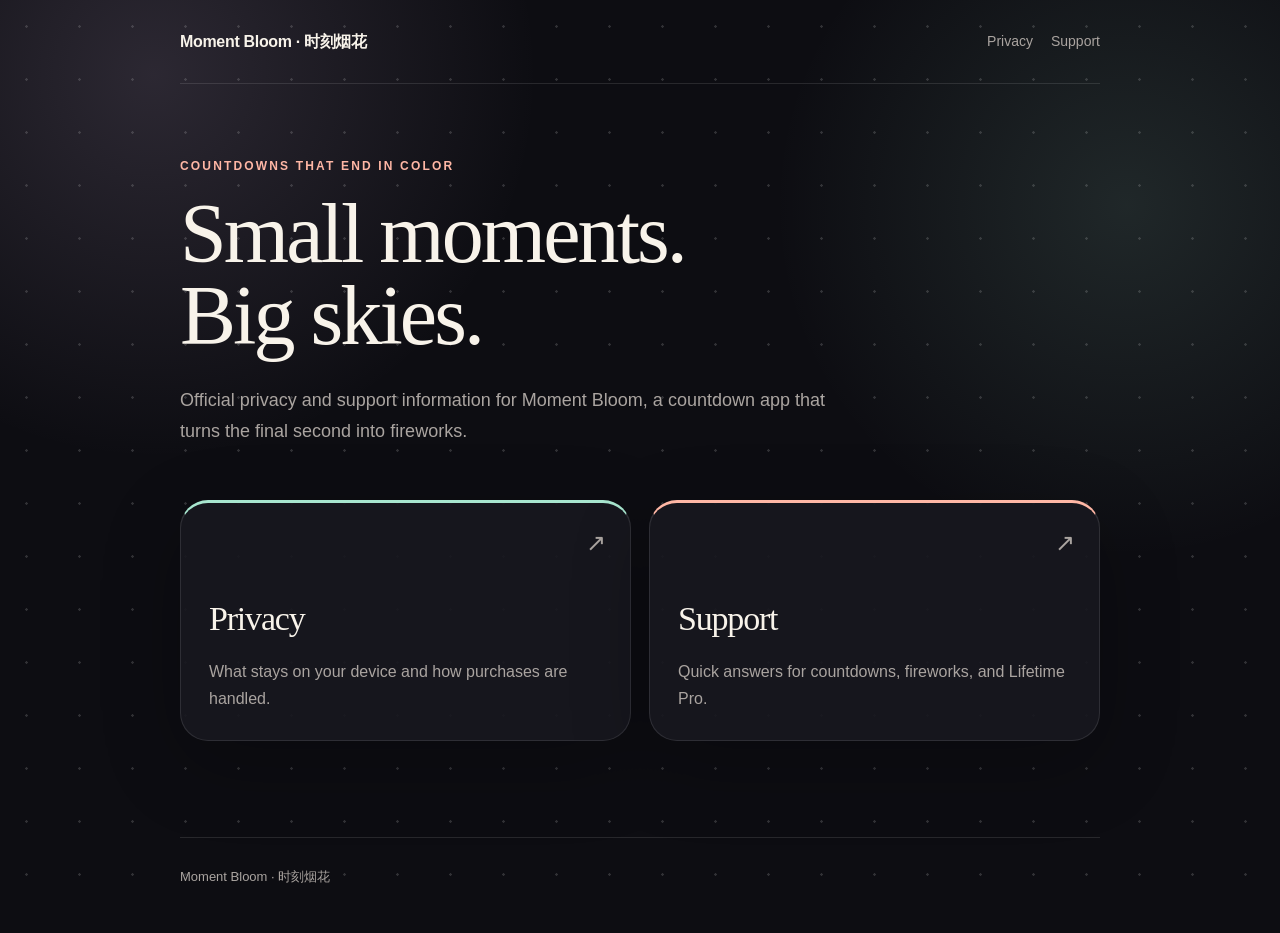
<file: index.html>
<!doctype html>
<html lang="en">
<head>
  <meta charset="utf-8">
  <meta name="viewport" content="width=device-width, initial-scale=1">
  <meta name="description" content="Privacy and support for Moment Bloom, the countdown and fireworks app.">
  <title>Moment Bloom · Privacy &amp; Support</title>
  <link rel="stylesheet" href="styles.css">
</head>
<body>
  <div class="shell">
    <header>
      <a class="brand" href="index.html">Moment Bloom · 时刻烟花</a>
      <nav aria-label="Primary navigation">
        <a href="privacy.html">Privacy</a>
        <a href="support.html">Support</a>
      </nav>
    </header>
    <main>
      <p class="eyebrow">Countdowns that end in color</p>
      <h1>Small moments.<br>Big skies.</h1>
      <p class="intro">Official privacy and support information for Moment Bloom, a countdown app that turns the final second into fireworks.</p>
      <div class="cards">
        <a class="card" href="privacy.html">
          <h2>Privacy</h2>
          <p>What stays on your device and how purchases are handled.</p>
        </a>
        <a class="card" href="support.html">
          <h2>Support</h2>
          <p>Quick answers for countdowns, fireworks, and Lifetime Pro.</p>
        </a>
      </div>
    </main>
    <footer>Moment Bloom · 时刻烟花</footer>
  </div>
</body>
</html>
</file>
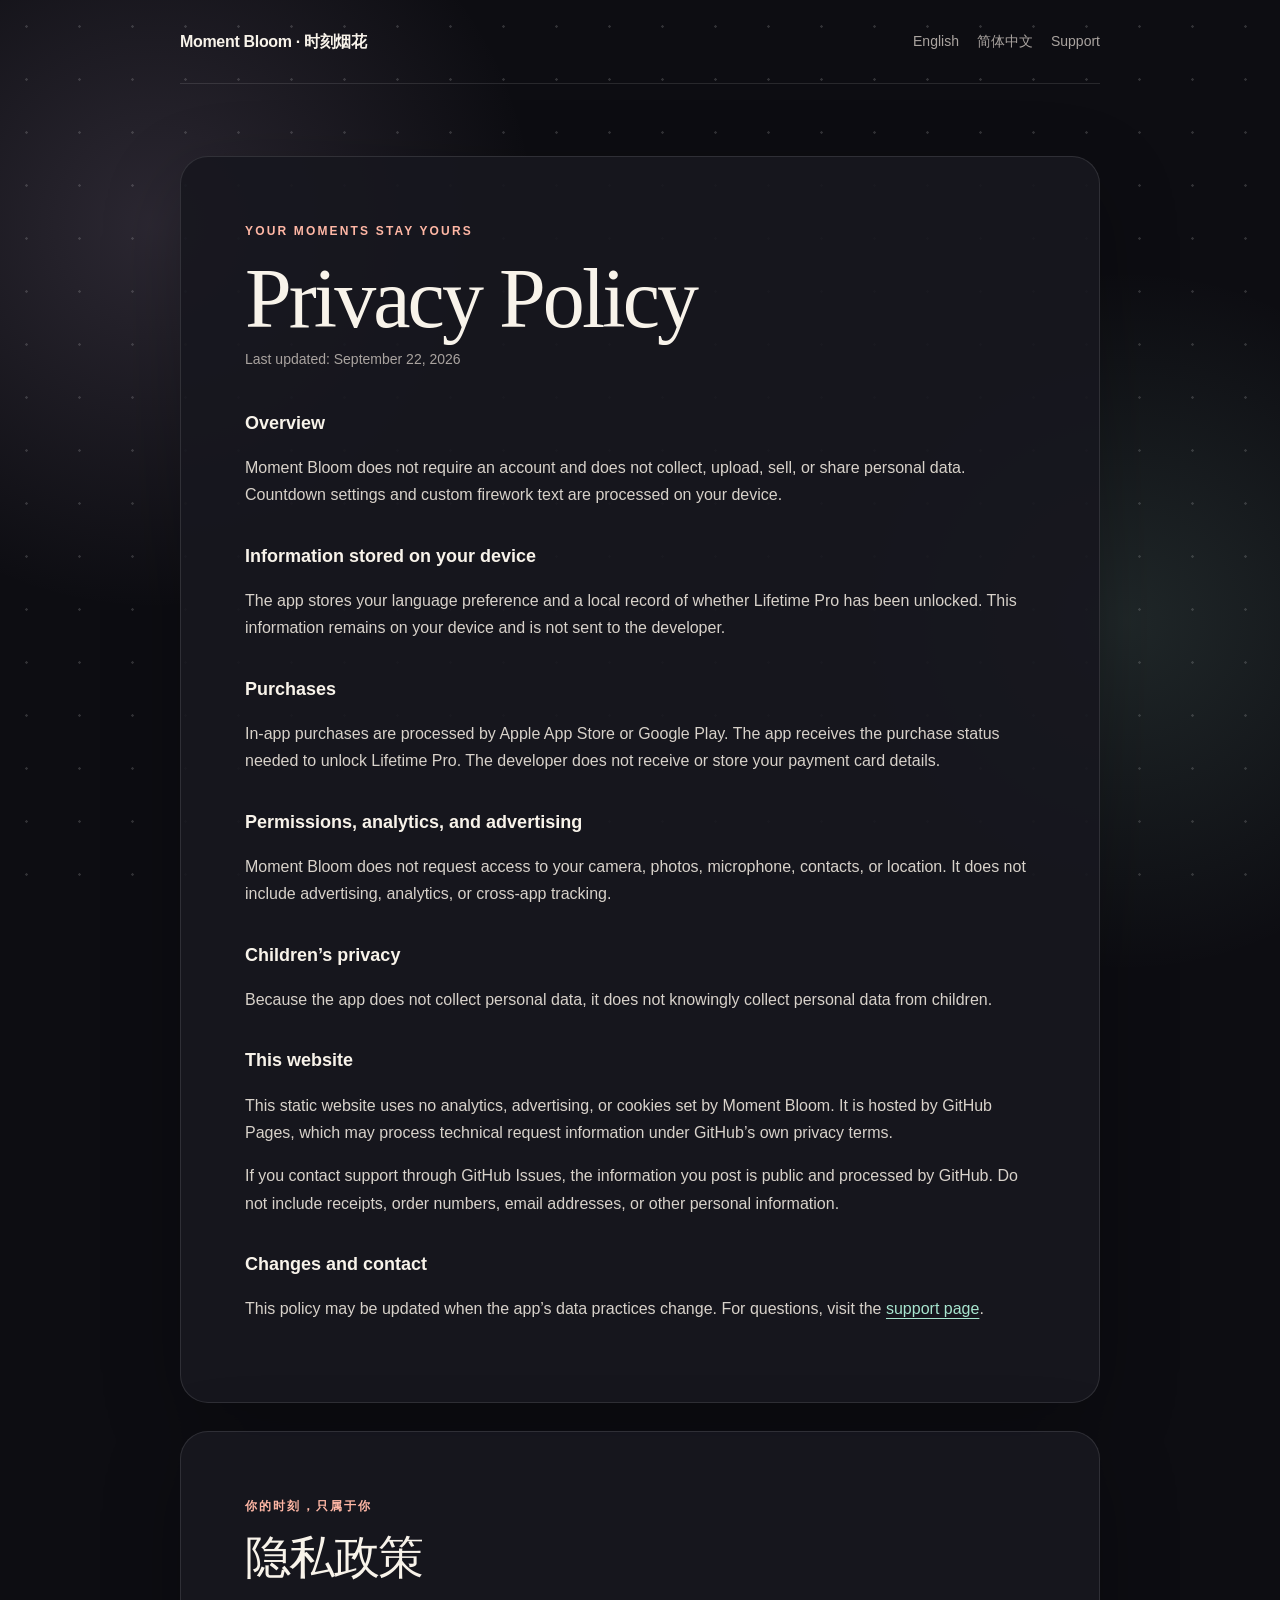
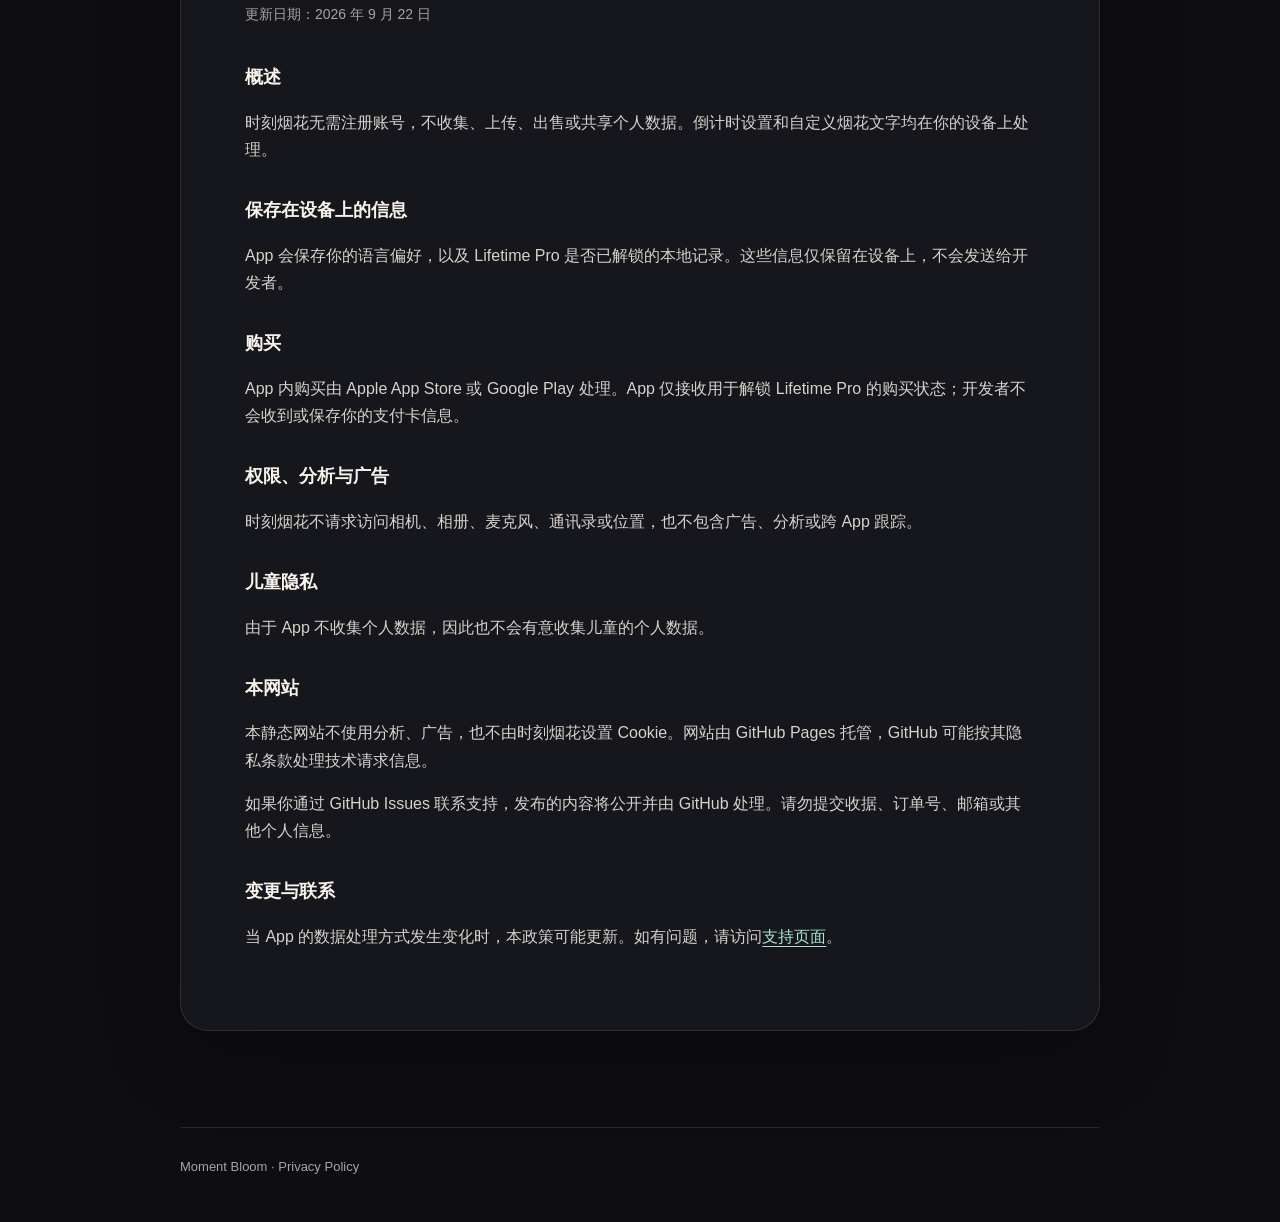
<file: privacy.html>
<!doctype html>
<html lang="en">
<head>
  <meta charset="utf-8">
  <meta name="viewport" content="width=device-width, initial-scale=1">
  <meta name="description" content="Moment Bloom privacy policy.">
  <title>Privacy Policy · Moment Bloom</title>
  <link rel="stylesheet" href="styles.css">
</head>
<body>
  <div class="shell">
    <header>
      <a class="brand" href="index.html">Moment Bloom · 时刻烟花</a>
      <nav aria-label="Primary navigation">
        <a href="#english">English</a>
        <a href="#chinese">简体中文</a>
        <a href="support.html">Support</a>
      </nav>
    </header>
    <main>
      <section class="document" id="english">
        <p class="eyebrow">Your moments stay yours</p>
        <h1>Privacy Policy</h1>
        <p class="meta">Last updated: September 22, 2026</p>

        <h3>Overview</h3>
        <p>Moment Bloom does not require an account and does not collect, upload, sell, or share personal data. Countdown settings and custom firework text are processed on your device.</p>

        <h3>Information stored on your device</h3>
        <p>The app stores your language preference and a local record of whether Lifetime Pro has been unlocked. This information remains on your device and is not sent to the developer.</p>

        <h3>Purchases</h3>
        <p>In-app purchases are processed by Apple App Store or Google Play. The app receives the purchase status needed to unlock Lifetime Pro. The developer does not receive or store your payment card details.</p>

        <h3>Permissions, analytics, and advertising</h3>
        <p>Moment Bloom does not request access to your camera, photos, microphone, contacts, or location. It does not include advertising, analytics, or cross-app tracking.</p>

        <h3>Children’s privacy</h3>
        <p>Because the app does not collect personal data, it does not knowingly collect personal data from children.</p>

        <h3>This website</h3>
        <p>This static website uses no analytics, advertising, or cookies set by Moment Bloom. It is hosted by GitHub Pages, which may process technical request information under GitHub’s own privacy terms.</p>
        <p>If you contact support through GitHub Issues, the information you post is public and processed by GitHub. Do not include receipts, order numbers, email addresses, or other personal information.</p>

        <h3>Changes and contact</h3>
        <p>This policy may be updated when the app’s data practices change. For questions, visit the <a href="support.html">support page</a>.</p>
      </section>

      <section class="document" id="chinese" lang="zh-Hans">
        <p class="eyebrow">你的时刻，只属于你</p>
        <h2>隐私政策</h2>
        <p class="meta">更新日期：2026 年 9 月 22 日</p>

        <h3>概述</h3>
        <p>时刻烟花无需注册账号，不收集、上传、出售或共享个人数据。倒计时设置和自定义烟花文字均在你的设备上处理。</p>

        <h3>保存在设备上的信息</h3>
        <p>App 会保存你的语言偏好，以及 Lifetime Pro 是否已解锁的本地记录。这些信息仅保留在设备上，不会发送给开发者。</p>

        <h3>购买</h3>
        <p>App 内购买由 Apple App Store 或 Google Play 处理。App 仅接收用于解锁 Lifetime Pro 的购买状态；开发者不会收到或保存你的支付卡信息。</p>

        <h3>权限、分析与广告</h3>
        <p>时刻烟花不请求访问相机、相册、麦克风、通讯录或位置，也不包含广告、分析或跨 App 跟踪。</p>

        <h3>儿童隐私</h3>
        <p>由于 App 不收集个人数据，因此也不会有意收集儿童的个人数据。</p>

        <h3>本网站</h3>
        <p>本静态网站不使用分析、广告，也不由时刻烟花设置 Cookie。网站由 GitHub Pages 托管，GitHub 可能按其隐私条款处理技术请求信息。</p>
        <p>如果你通过 GitHub Issues 联系支持，发布的内容将公开并由 GitHub 处理。请勿提交收据、订单号、邮箱或其他个人信息。</p>

        <h3>变更与联系</h3>
        <p>当 App 的数据处理方式发生变化时，本政策可能更新。如有问题，请访问<a href="support.html">支持页面</a>。</p>
      </section>
    </main>
    <footer>Moment Bloom · Privacy Policy</footer>
  </div>
</body>
</html>
</file>
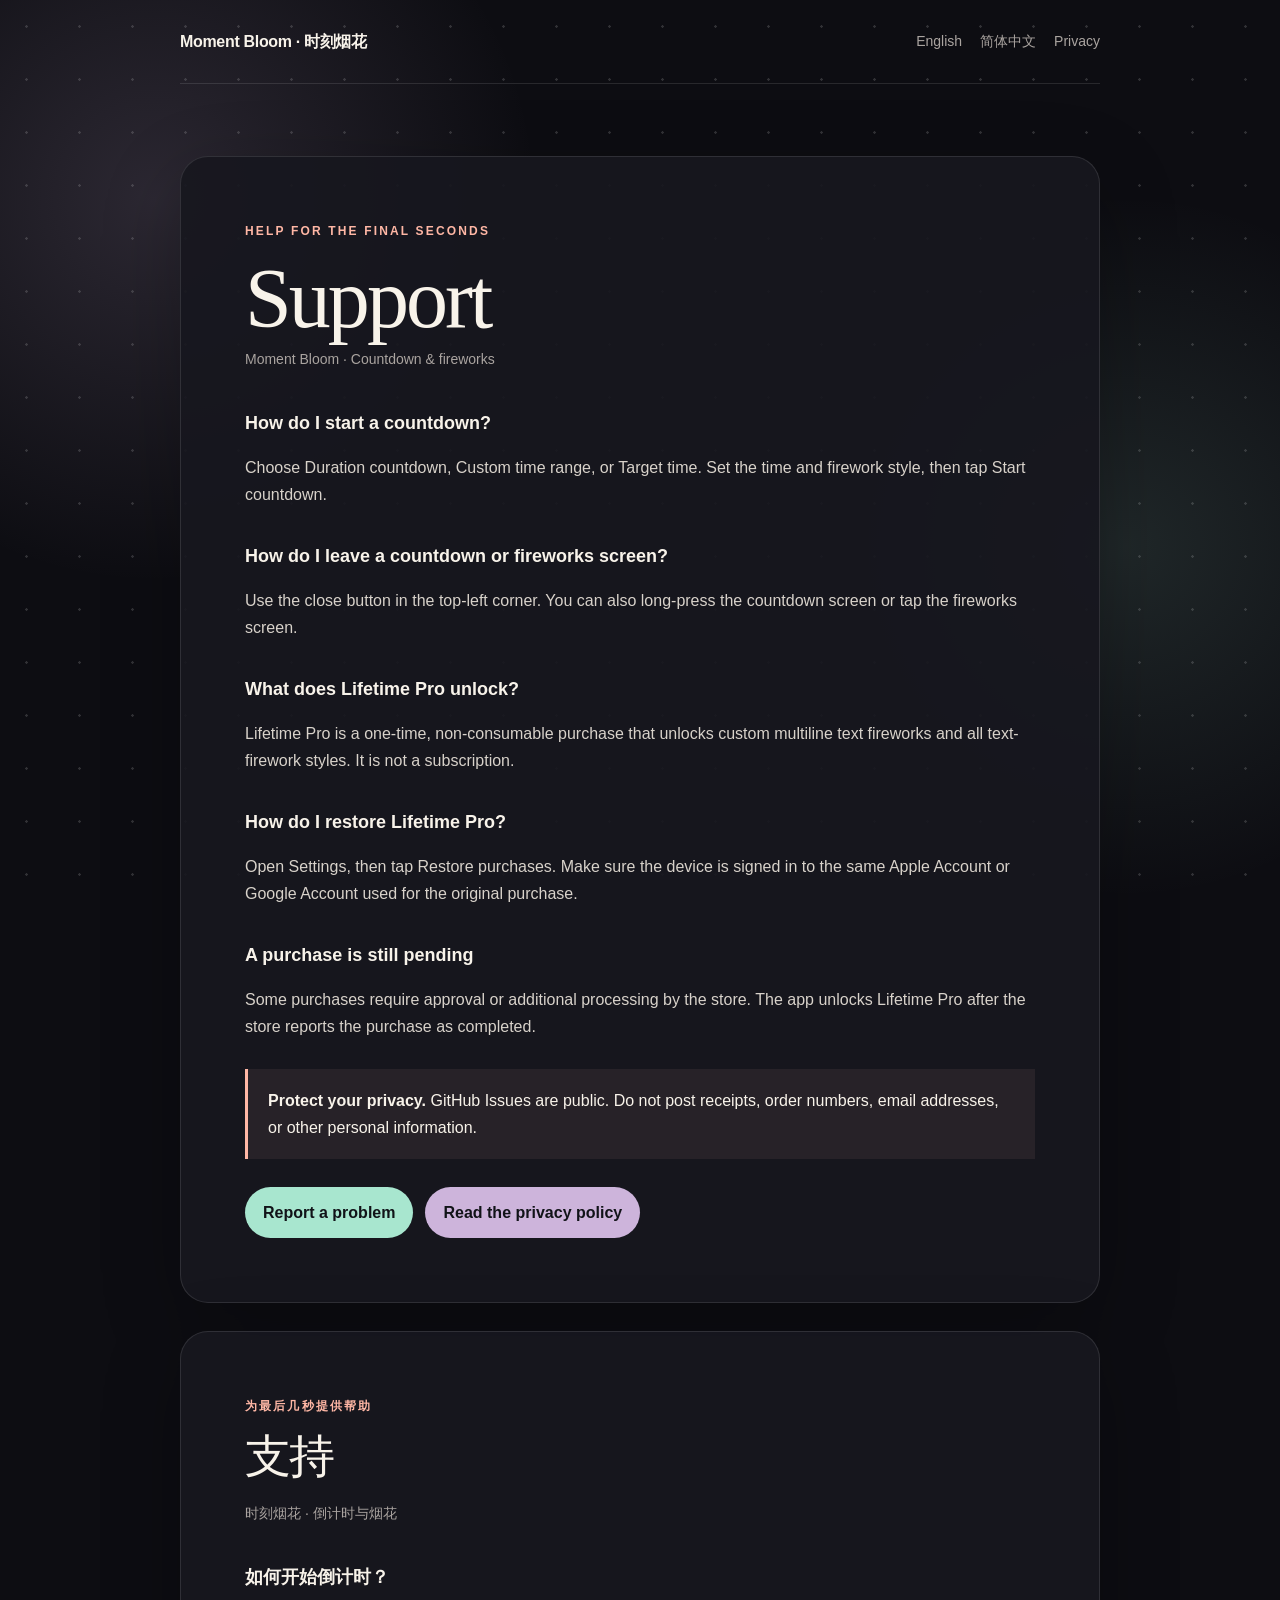
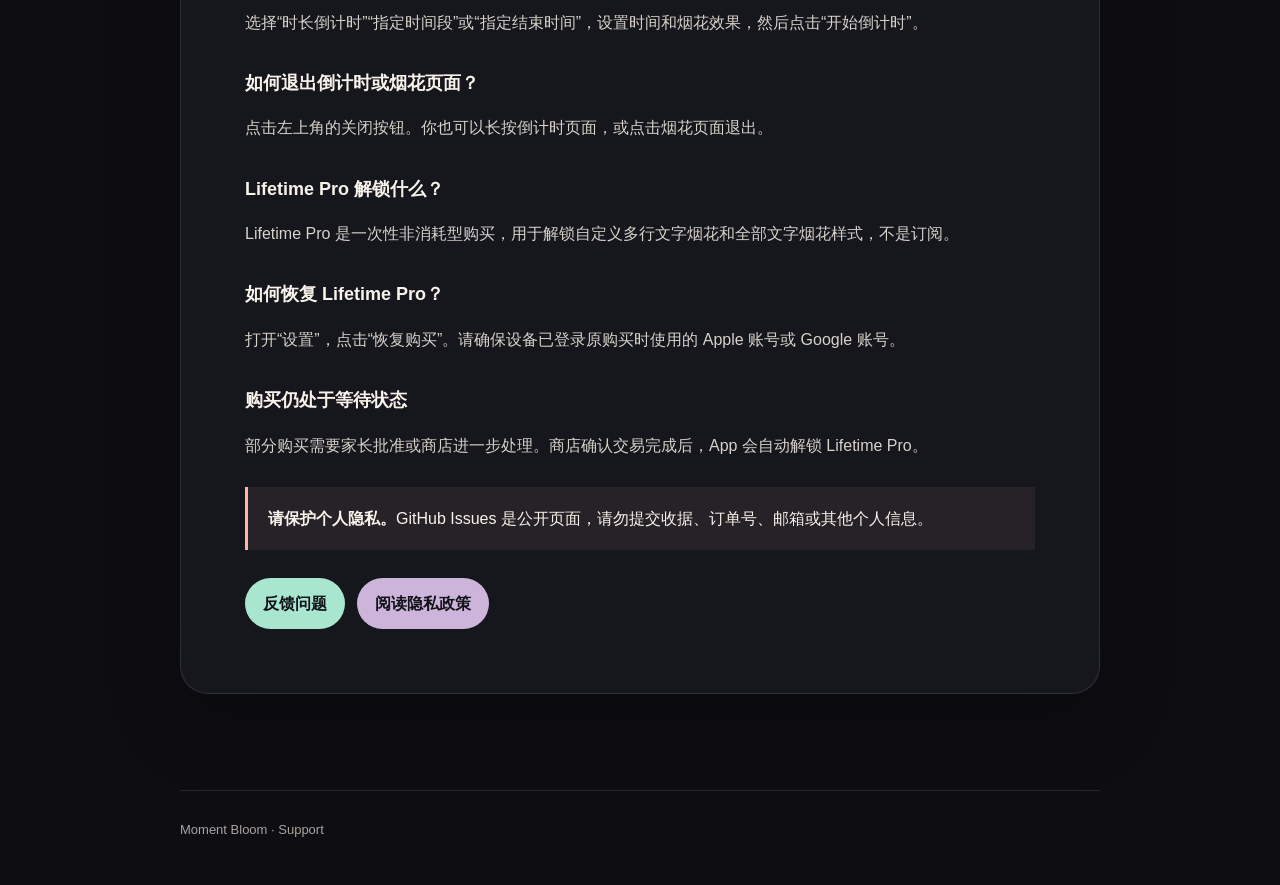
<file: support.html>
<!doctype html>
<html lang="en">
<head>
  <meta charset="utf-8">
  <meta name="viewport" content="width=device-width, initial-scale=1">
  <meta name="description" content="Moment Bloom support and frequently asked questions.">
  <title>Support · Moment Bloom</title>
  <link rel="stylesheet" href="styles.css">
</head>
<body>
  <div class="shell">
    <header>
      <a class="brand" href="index.html">Moment Bloom · 时刻烟花</a>
      <nav aria-label="Primary navigation">
        <a href="#english">English</a>
        <a href="#chinese">简体中文</a>
        <a href="privacy.html">Privacy</a>
      </nav>
    </header>
    <main>
      <section class="document" id="english">
        <p class="eyebrow">Help for the final seconds</p>
        <h1>Support</h1>
        <p class="meta">Moment Bloom · Countdown &amp; fireworks</p>

        <h3>How do I start a countdown?</h3>
        <p>Choose Duration countdown, Custom time range, or Target time. Set the time and firework style, then tap Start countdown.</p>

        <h3>How do I leave a countdown or fireworks screen?</h3>
        <p>Use the close button in the top-left corner. You can also long-press the countdown screen or tap the fireworks screen.</p>

        <h3>What does Lifetime Pro unlock?</h3>
        <p>Lifetime Pro is a one-time, non-consumable purchase that unlocks custom multiline text fireworks and all text-firework styles. It is not a subscription.</p>

        <h3>How do I restore Lifetime Pro?</h3>
        <p>Open Settings, then tap Restore purchases. Make sure the device is signed in to the same Apple Account or Google Account used for the original purchase.</p>

        <h3>A purchase is still pending</h3>
        <p>Some purchases require approval or additional processing by the store. The app unlocks Lifetime Pro after the store reports the purchase as completed.</p>

        <div class="notice"><strong>Protect your privacy.</strong> GitHub Issues are public. Do not post receipts, order numbers, email addresses, or other personal information.</div>
        <div class="actions">
          <a class="button" href="https://github.com/dualskana/moment-bloom-site/issues/new">Report a problem</a>
          <a class="button secondary" href="privacy.html">Read the privacy policy</a>
        </div>
      </section>

      <section class="document" id="chinese" lang="zh-Hans">
        <p class="eyebrow">为最后几秒提供帮助</p>
        <h2>支持</h2>
        <p class="meta">时刻烟花 · 倒计时与烟花</p>

        <h3>如何开始倒计时？</h3>
        <p>选择“时长倒计时”“指定时间段”或“指定结束时间”，设置时间和烟花效果，然后点击“开始倒计时”。</p>

        <h3>如何退出倒计时或烟花页面？</h3>
        <p>点击左上角的关闭按钮。你也可以长按倒计时页面，或点击烟花页面退出。</p>

        <h3>Lifetime Pro 解锁什么？</h3>
        <p>Lifetime Pro 是一次性非消耗型购买，用于解锁自定义多行文字烟花和全部文字烟花样式，不是订阅。</p>

        <h3>如何恢复 Lifetime Pro？</h3>
        <p>打开“设置”，点击“恢复购买”。请确保设备已登录原购买时使用的 Apple 账号或 Google 账号。</p>

        <h3>购买仍处于等待状态</h3>
        <p>部分购买需要家长批准或商店进一步处理。商店确认交易完成后，App 会自动解锁 Lifetime Pro。</p>

        <div class="notice"><strong>请保护个人隐私。</strong>GitHub Issues 是公开页面，请勿提交收据、订单号、邮箱或其他个人信息。</div>
        <div class="actions">
          <a class="button" href="https://github.com/dualskana/moment-bloom-site/issues/new">反馈问题</a>
          <a class="button secondary" href="privacy.html">阅读隐私政策</a>
        </div>
      </section>
    </main>
    <footer>Moment Bloom · Support</footer>
  </div>
</body>
</html>
</file>
<file: styles.css>
:root {
  color-scheme: dark;
  --ink: #f8f3ea;
  --muted: #aaa4a0;
  --night: #0d0d12;
  --panel: #17171f;
  --line: rgba(255, 255, 255, 0.11);
  --mint: #a8e6cf;
  --peach: #ffb7a5;
  --lavender: #cdb4db;
}

* { box-sizing: border-box; }

html { scroll-behavior: smooth; }

body {
  margin: 0;
  min-height: 100vh;
  color: var(--ink);
  background:
    radial-gradient(circle at 12% 8%, rgba(205, 180, 219, 0.16), transparent 24rem),
    radial-gradient(circle at 88% 22%, rgba(168, 230, 207, 0.12), transparent 22rem),
    var(--night);
  font: 16px/1.7 ui-sans-serif, -apple-system, BlinkMacSystemFont, "Segoe UI", sans-serif;
}

body::before {
  content: "";
  position: fixed;
  inset: 0;
  pointer-events: none;
  opacity: 0.3;
  background-image: radial-gradient(circle, rgba(255,255,255,.5) 0 1px, transparent 1.5px);
  background-size: 53px 53px;
}

a { color: var(--mint); text-underline-offset: 4px; }
a:hover { color: #d6f6e9; }

.shell {
  width: min(920px, calc(100% - 36px));
  margin: 0 auto;
}

header {
  display: flex;
  align-items: center;
  justify-content: space-between;
  gap: 24px;
  padding: 28px 0;
  border-bottom: 1px solid var(--line);
}

.brand {
  color: var(--ink);
  font-weight: 800;
  letter-spacing: -0.02em;
  text-decoration: none;
}

nav { display: flex; flex-wrap: wrap; gap: 18px; }
nav a { color: var(--muted); font-size: 14px; text-decoration: none; }

main { padding: 72px 0 96px; }

.eyebrow {
  margin: 0 0 16px;
  color: var(--peach);
  font-size: 12px;
  font-weight: 800;
  letter-spacing: 0.18em;
  text-transform: uppercase;
}

h1, h2 {
  font-family: Georgia, "Times New Roman", serif;
  font-weight: 500;
  letter-spacing: -0.035em;
}

h1 { max-width: 760px; margin: 0; font-size: clamp(46px, 9vw, 84px); line-height: 0.98; }
h2 { margin: 0 0 20px; font-size: clamp(30px, 5vw, 46px); line-height: 1.08; }
h3 { margin: 32px 0 8px; font-size: 18px; }
p, li { color: #d8d2ca; }

.intro { max-width: 650px; margin: 28px 0 0; color: var(--muted); font-size: 18px; }

.cards {
  display: grid;
  grid-template-columns: repeat(2, 1fr);
  gap: 18px;
  margin-top: 54px;
}

.card, .document {
  position: relative;
  border: 1px solid var(--line);
  border-radius: 28px;
  background: color-mix(in srgb, var(--panel) 92%, transparent);
  box-shadow: 0 24px 80px rgba(0,0,0,.24);
}

.card {
  min-height: 230px;
  padding: 28px;
  color: var(--ink);
  text-decoration: none;
  overflow: hidden;
}

.card::after {
  content: "↗";
  position: absolute;
  right: 24px;
  top: 20px;
  color: var(--muted);
  font-size: 24px;
}

.card:first-child { border-top: 3px solid var(--mint); }
.card:last-child { border-top: 3px solid var(--peach); }
.card h2 { margin-top: 70px; font-size: 34px; }
.card p { margin-bottom: 0; color: var(--muted); }

.document { padding: clamp(24px, 6vw, 64px); }
.document + .document { margin-top: 28px; }
.document ul { padding-left: 22px; }
.document li + li { margin-top: 8px; }
.meta { margin: 8px 0 36px; color: var(--muted); font-size: 14px; }
.notice { margin: 28px 0; padding: 18px 20px; border-left: 3px solid var(--peach); background: rgba(255,183,165,.08); }

.actions { display: flex; flex-wrap: wrap; gap: 12px; margin-top: 28px; }
.button {
  display: inline-block;
  padding: 12px 18px;
  border-radius: 999px;
  color: #111318;
  background: var(--mint);
  font-weight: 800;
  text-decoration: none;
}
.button.secondary { background: var(--lavender); }
.button:hover { color: #111318; filter: brightness(1.08); }

footer { padding: 28px 0 44px; border-top: 1px solid var(--line); color: var(--muted); font-size: 13px; }

@media (max-width: 680px) {
  header { align-items: flex-start; flex-direction: column; }
  main { padding-top: 48px; }
  .cards { grid-template-columns: 1fr; }
  .card { min-height: 190px; }
  .card h2 { margin-top: 46px; }
}
</file>
